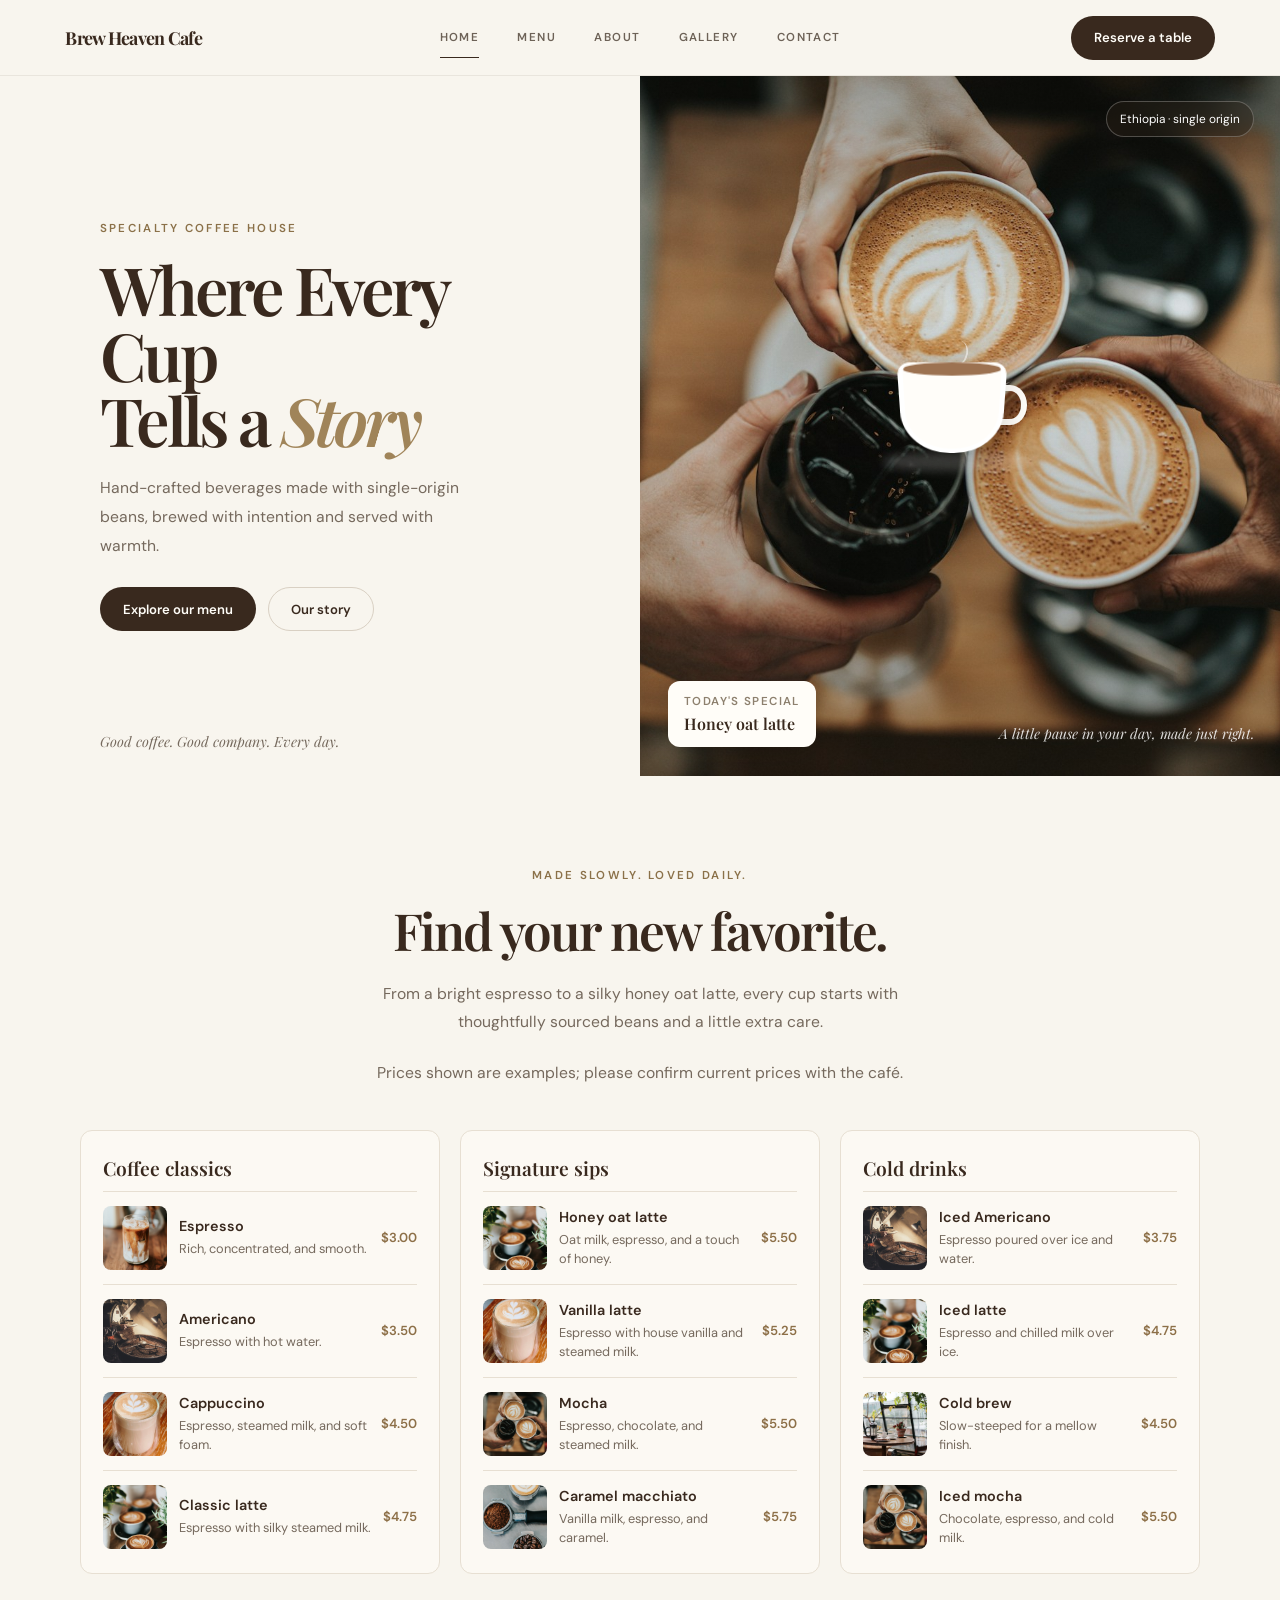
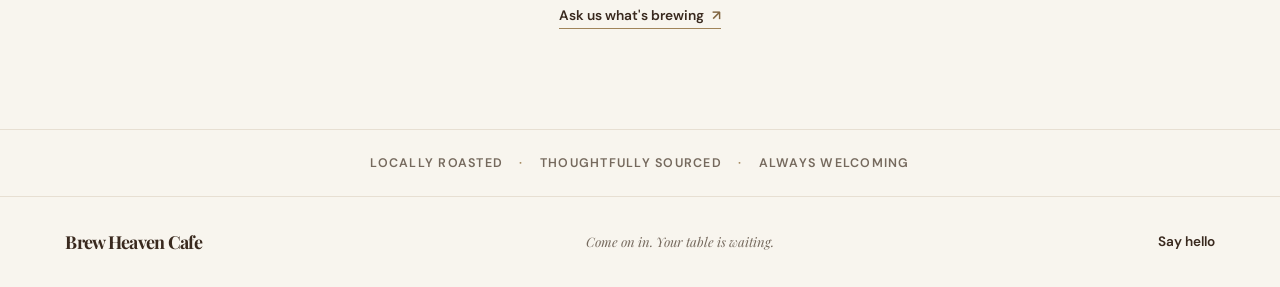
<file: index.html>
<!doctype html>
<html lang="en">
  <head>
    <meta charset="utf-8">
    <meta name="viewport" content="width=device-width, initial-scale=1">
    <meta
      name="description"
      content="Brew Heaven Cafe serves carefully crafted coffee, made with thoughtfully sourced beans and plenty of heart."
    >
    <title>Brew Heaven Cafe | Coffee &amp; Reservations</title>
    <link rel="preconnect" href="https://fonts.googleapis.com">
    <link rel="preconnect" href="https://fonts.gstatic.com" crossorigin>
    <link
      href="https://fonts.googleapis.com/css2?family=DM+Sans:wght@400;500;600;700&family=Playfair+Display:ital,wght@0,600;0,700;1,600;1,700&display=swap"
      rel="stylesheet"
    >
    <link rel="stylesheet" href="home.css">
  </head>
  <body>
    <header class="site-header">
      <a class="wordmark" href="#home" aria-label="Brew Heaven Cafe home">
        Brew Heaven Cafe
      </a>

      <nav class="main-nav" aria-label="Main navigation">
        <a class="nav-link is-current" href="#home" aria-current="page">Home</a>
        <a class="nav-link" href="#menu">Menu</a>
        <a class="nav-link" href="#story">About</a>
        <a class="nav-link" href="media.html">Gallery</a>
        <a class="nav-link" href="#contact">Contact</a>
      </nav>

      <a class="button button-dark header-order" href="register.html">Reserve a table</a>
    </header>

    <main>
      <section class="hero" id="home" aria-labelledby="hero-title">
        <div class="hero-copy">
          <div class="hero-copy-inner">
            <p class="eyebrow">Specialty coffee house</p>
            <h1 id="hero-title">Where Every Cup<br> Tells a <em>Story</em></h1>
            <p class="hero-description">
              Hand-crafted beverages made with single-origin beans, brewed with
              intention and served with warmth.
            </p>
            <div class="hero-actions">
              <a class="button button-dark" href="#menu">Explore our menu</a>
              <a class="button button-light" href="#story">Our story</a>
            </div>
          </div>
          <p class="copy-note">Good coffee. Good company. Every day.</p>
        </div>

        <div class="hero-photo" id="gallery">
          <img
            src="images/cafe.jpg"
            alt="Freshly brewed coffee served in a sunlit neighborhood café"
          >
          <div class="photo-shade" aria-hidden="true"></div>
          <span class="origin-tag">Ethiopia · single origin</span>
          <div class="coffee-mark" aria-hidden="true">
            <span class="cup-steam"></span>
            <span class="cup-shape"><span class="cup-coffee"></span></span>
            <span class="cup-handle"></span>
            <span class="cup-shadow"></span>
          </div>
          <div class="special-card">
            <span>Today's special</span>
            <strong>Honey oat latte</strong>
          </div>
          <p class="photo-caption">A little pause in your day, made just right.</p>
        </div>
      </section>

      <section class="menu-note" id="menu">
        <p class="eyebrow">Made slowly. Loved daily.</p>
        <h2>Find your new favorite.</h2>
        <p class="menu-intro">
          From a bright espresso to a silky honey oat latte, every cup starts
          with thoughtfully sourced beans and a little extra care.
        </p>
        <p class="menu-price-note">Prices shown are examples; please confirm current prices with the café.</p>

        <div class="drink-menu">
          <section class="drink-category" aria-labelledby="coffee-classics">
            <h3 id="coffee-classics">Coffee classics</h3>
            <ul>
              <li><img src="images/gallery-espresso.jpg" alt="Freshly prepared espresso" loading="lazy" decoding="async"><span><strong>Espresso</strong><small>Rich, concentrated, and smooth.</small></span><b>$3.00</b></li>
              <li><img src="images/gallery-pour.jpg" alt="Fresh coffee being poured" loading="lazy" decoding="async"><span><strong>Americano</strong><small>Espresso with hot water.</small></span><b>$3.50</b></li>
              <li><img src="images/gallery-latte-art.jpg" alt="Cappuccino with latte art" loading="lazy" decoding="async"><span><strong>Cappuccino</strong><small>Espresso, steamed milk, and soft foam.</small></span><b>$4.50</b></li>
              <li><img src="images/gallery-latte.jpg" alt="A smooth, freshly made latte" loading="lazy" decoding="async"><span><strong>Classic latte</strong><small>Espresso with silky steamed milk.</small></span><b>$4.75</b></li>
            </ul>
          </section>

          <section class="drink-category" aria-labelledby="signature-sips">
            <h3 id="signature-sips">Signature sips</h3>
            <ul>
              <li><img src="images/gallery-latte.jpg" alt="Honey oat latte" loading="lazy" decoding="async"><span><strong>Honey oat latte</strong><small>Oat milk, espresso, and a touch of honey.</small></span><b>$5.50</b></li>
              <li><img src="images/gallery-latte-art.jpg" alt="Vanilla latte with latte art" loading="lazy" decoding="async"><span><strong>Vanilla latte</strong><small>Espresso with house vanilla and steamed milk.</small></span><b>$5.25</b></li>
              <li><img src="images/gallery-coffee.jpg" alt="A rich chocolate coffee drink" loading="lazy" decoding="async"><span><strong>Mocha</strong><small>Espresso, chocolate, and steamed milk.</small></span><b>$5.50</b></li>
              <li><img src="images/gallery-overhead.jpg" alt="Caramel coffee served at the table" loading="lazy" decoding="async"><span><strong>Caramel macchiato</strong><small>Vanilla milk, espresso, and caramel.</small></span><b>$5.75</b></li>
            </ul>
          </section>

          <section class="drink-category" aria-labelledby="cold-drinks">
            <h3 id="cold-drinks">Cold drinks</h3>
            <ul>
              <li><img src="images/gallery-pour.jpg" alt="Coffee being poured" loading="lazy" decoding="async"><span><strong>Iced Americano</strong><small>Espresso poured over ice and water.</small></span><b>$3.75</b></li>
              <li><img src="images/gallery-latte.jpg" alt="Chilled latte" loading="lazy" decoding="async"><span><strong>Iced latte</strong><small>Espresso and chilled milk over ice.</small></span><b>$4.75</b></li>
              <li><img src="images/gallery-beans.jpg" alt="Coffee beans for a slow-steeped cold brew" loading="lazy" decoding="async"><span><strong>Cold brew</strong><small>Slow-steeped for a mellow finish.</small></span><b>$4.50</b></li>
              <li><img src="images/gallery-coffee.jpg" alt="Iced mocha coffee" loading="lazy" decoding="async"><span><strong>Iced mocha</strong><small>Chocolate, espresso, and cold milk.</small></span><b>$5.50</b></li>
            </ul>
          </section>
        </div>
        <a class="text-link" href="mailto:hello@brewedandco.example">Ask us what's brewing <span aria-hidden="true">↗</span></a>
      </section>

      <section class="story-strip" id="story">
        <p>Locally roasted <span>·</span> Thoughtfully sourced <span>·</span> Always welcoming</p>
      </section>
    </main>

    <footer class="site-footer" id="contact">
      <a class="wordmark" href="#home">Brew Heaven Cafe</a>
      <p>Come on in. Your table is waiting.</p>
      <a href="mailto:hello@brewedandco.example">Say hello</a>
    </footer>
  </body>
</html>
</file>
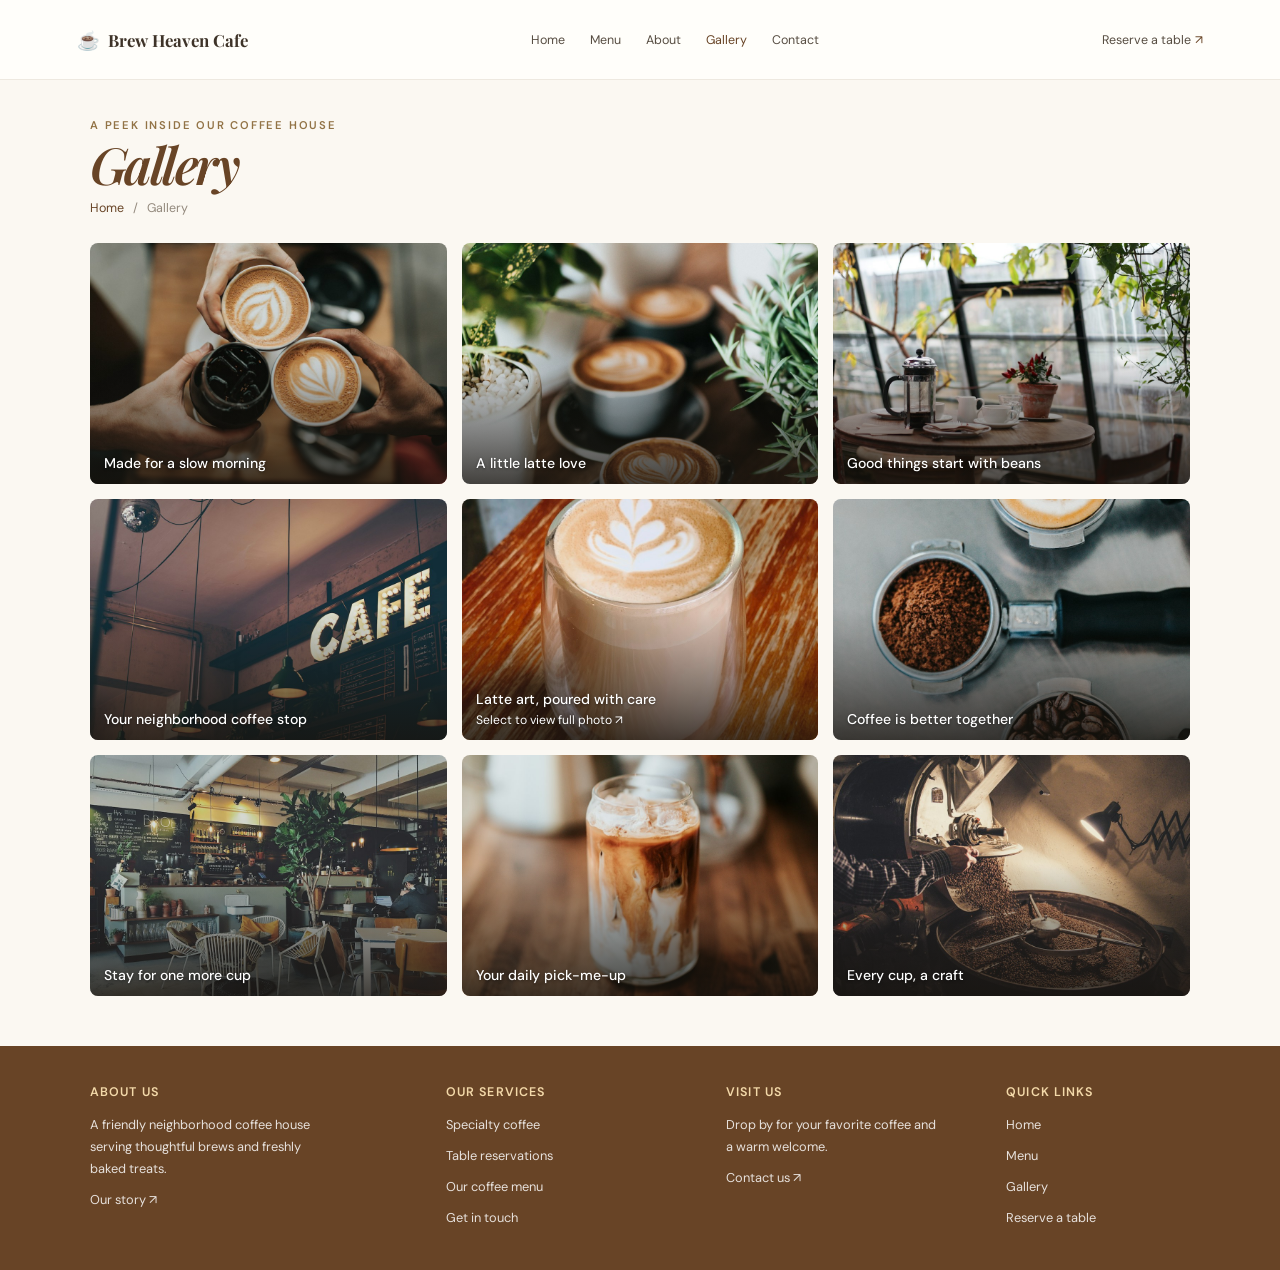
<file: media.html>
<!doctype html>
<html lang="en">
  <head>
    <meta charset="utf-8">
    <meta name="viewport" content="width=device-width, initial-scale=1">
    <meta
      name="description"
      content="Take a look inside Brew Heaven Cafe: coffee, latte art, and cozy corners."
    >
    <title>Gallery | Brew Heaven Cafe</title>
    <link rel="preconnect" href="https://fonts.googleapis.com">
    <link rel="preconnect" href="https://fonts.gstatic.com" crossorigin>
    <link
      href="https://fonts.googleapis.com/css2?family=DM+Sans:wght@400;500;600;700&family=Playfair+Display:ital,wght@0,600;0,700;1,600;1,700&display=swap"
      rel="stylesheet"
    >
    <link rel="stylesheet" href="media.css">
  </head>
  <body>
    <header class="gallery-header">
      <a class="gallery-wordmark" href="index.html"><span aria-hidden="true">☕</span> Brew Heaven Cafe</a>
      <nav class="gallery-nav" aria-label="Main navigation">
        <a href="index.html#home">Home</a>
        <a href="index.html#menu">Menu</a>
        <a href="index.html#story">About</a>
        <a class="is-current" href="media.html" aria-current="page">Gallery</a>
        <a href="index.html#contact">Contact</a>
      </nav>
      <a class="reservation-link" href="register.html">Reserve a table <span aria-hidden="true">↗</span></a>
    </header>

    <main>
      <section class="gallery-section" aria-labelledby="gallery-title">
        <div class="gallery-heading">
          <p class="eyebrow">A peek inside our coffee house</p>
          <h1 id="gallery-title">Gallery</h1>
          <p class="breadcrumbs"><a href="index.html">Home</a><span aria-hidden="true">/</span> Gallery</p>
        </div>

        <div class="gallery-grid">
          <a class="gallery-item" href="images/gallery-coffee.jpg" target="_blank" rel="noreferrer">
            <img src="images/gallery-coffee.jpg" alt="Coffee and espresso served at the café" loading="lazy" decoding="async">
            <span class="image-caption">Made for a slow morning</span>
          </a>
          <a class="gallery-item" href="images/gallery-latte.jpg" target="_blank" rel="noreferrer">
            <img src="images/gallery-latte.jpg" alt="Fresh latte with a heart of latte art" loading="lazy" decoding="async">
            <span class="image-caption">A little latte love</span>
          </a>
          <a class="gallery-item" href="images/gallery-beans.jpg" target="_blank" rel="noreferrer">
            <img src="images/gallery-beans.jpg" alt="Coffee beans ready for a fresh brew" loading="lazy" decoding="async">
            <span class="image-caption">Good things start with beans</span>
          </a>
          <a class="gallery-item" href="images/gallery-barista.jpg" target="_blank" rel="noreferrer">
            <img src="images/gallery-barista.jpg" alt="Our welcoming café and coffee counter" loading="lazy" decoding="async">
            <span class="image-caption">Your neighborhood coffee stop</span>
          </a>
          <a class="gallery-item gallery-item--latte-art" href="images/gallery-latte-art.jpg" target="_blank" rel="noreferrer" aria-label="View full-size photo of latte art in a glass cup">
            <img src="images/gallery-latte-art.jpg" alt="A creamy latte topped with leaf-shaped latte art, served in a glass cup" loading="lazy" decoding="async">
            <span class="image-caption">
              <span>Latte art, poured with care</span>
              <span class="caption-hint">Select to view full photo ↗</span>
            </span>
          </a>
          <a class="gallery-item" href="images/gallery-overhead.jpg" target="_blank" rel="noreferrer">
            <img src="images/gallery-overhead.jpg" alt="Coffee shared around the table" loading="lazy" decoding="async">
            <span class="image-caption">Coffee is better together</span>
          </a>
          <a class="gallery-item" href="images/gallery-interior.jpg" target="_blank" rel="noreferrer">
            <img src="images/gallery-interior.jpg" alt="A cozy café interior with inviting seating" loading="lazy" decoding="async">
            <span class="image-caption">Stay for one more cup</span>
          </a>
          <a class="gallery-item" href="images/gallery-espresso.jpg" target="_blank" rel="noreferrer">
            <img src="images/gallery-espresso.jpg" alt="A freshly prepared espresso" loading="lazy" decoding="async">
            <span class="image-caption">Your daily pick-me-up</span>
          </a>
          <a class="gallery-item" href="images/gallery-pour.jpg" target="_blank" rel="noreferrer">
            <img src="images/gallery-pour.jpg" alt="A barista preparing a pour-over coffee" loading="lazy" decoding="async">
            <span class="image-caption">Every cup, a craft</span>
          </a>
        </div>
      </section>
    </main>

    <footer class="gallery-footer">
      <div class="footer-column">
        <h2>About us</h2>
        <p>A friendly neighborhood coffee house serving thoughtful brews and freshly baked treats.</p>
        <a href="index.html#story">Our story <span aria-hidden="true">↗</span></a>
      </div>
      <div class="footer-column">
        <h2>Our services</h2>
        <a href="index.html#menu">Specialty coffee</a>
        <a href="register.html">Table reservations</a>
        <a href="index.html#menu">Our coffee menu</a>
        <a href="index.html#contact">Get in touch</a>
      </div>
      <div class="footer-column">
        <h2>Visit us</h2>
        <p>Drop by for your favorite coffee and a warm welcome.</p>
        <a href="index.html#contact">Contact us <span aria-hidden="true">↗</span></a>
      </div>
      <div class="footer-column">
        <h2>Quick links</h2>
        <a href="index.html">Home</a>
        <a href="index.html#menu">Menu</a>
        <a href="media.html">Gallery</a>
        <a href="register.html">Reserve a table</a>
      </div>
    </footer>
  </body>
</html>
</file>
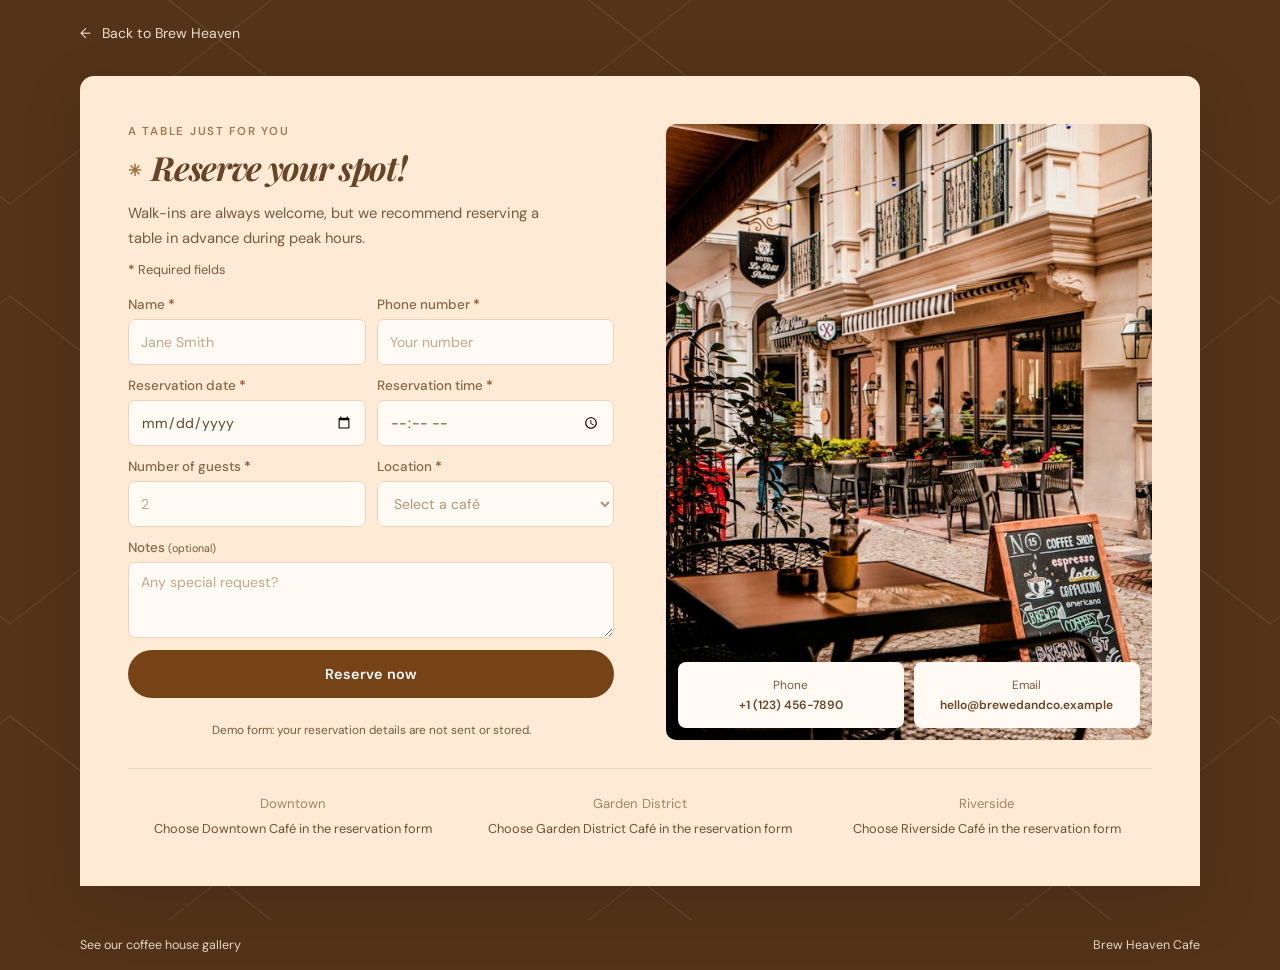
<file: register.html>
<!doctype html>
<html lang="en">
  <head>
    <meta charset="utf-8">
    <meta name="viewport" content="width=device-width, initial-scale=1">
    <meta
      name="description"
      content="Reserve a table at Brew Heaven Cafe for coffee, brunch, or a catch-up with friends."
    >
    <title>Reserve a Table | Brew Heaven Cafe</title>
    <link rel="preconnect" href="https://fonts.googleapis.com">
    <link rel="preconnect" href="https://fonts.gstatic.com" crossorigin>
    <link
      href="https://fonts.googleapis.com/css2?family=DM+Sans:wght@400;500;600;700&family=Playfair+Display:ital,wght@0,600;0,700;1,600&display=swap"
      rel="stylesheet"
    >
    <link rel="stylesheet" href="register.css">
  </head>
  <body>
    <main class="reservation-page">
      <a class="back-link" href="index.html"><span aria-hidden="true">←</span> Back to Brew Heaven</a>

      <section class="reservation-card" aria-labelledby="reservation-title">
        <div class="reservation-content">
          <p class="reservation-eyebrow">A table just for you</p>
          <h1 id="reservation-title"><span aria-hidden="true">✳</span> Reserve your spot!</h1>
          <p class="reservation-intro">
            Walk-ins are always welcome, but we recommend reserving a table in advance during peak hours.
          </p>
          <p class="form-help"><span aria-hidden="true">*</span> Required fields</p>

          <form class="reservation-form" id="reservation-form">
            <div class="field-group">
              <label for="guest-name">Name <span aria-hidden="true">*</span></label>
              <input id="guest-name" name="name" type="text" placeholder="Jane Smith" autocomplete="name" required>
            </div>
            <div class="field-group">
              <label for="guest-phone">Phone number <span aria-hidden="true">*</span></label>
              <input id="guest-phone" name="phone" type="tel" placeholder="Your number" autocomplete="tel" required>
            </div>
            <div class="field-group">
              <label for="reservation-date">Reservation date <span aria-hidden="true">*</span></label>
              <input id="reservation-date" name="date" type="date" required>
            </div>
            <div class="field-group">
              <label for="reservation-time">Reservation time <span aria-hidden="true">*</span></label>
              <input id="reservation-time" name="time" type="time" required>
            </div>
            <div class="field-group">
              <label for="guest-count">Number of guests <span aria-hidden="true">*</span></label>
              <input id="guest-count" name="guests" type="number" min="1" max="12" placeholder="2" required>
            </div>
            <div class="field-group">
              <label for="cafe-location">Location <span aria-hidden="true">*</span></label>
              <select id="cafe-location" name="location" required>
                <option value="" selected disabled>Select a café</option>
                <option value="downtown">Downtown Café</option>
                <option value="garden">Garden District Café</option>
                <option value="riverside">Riverside Café</option>
              </select>
            </div>
            <div class="field-group field-notes">
              <label for="reservation-notes">Notes <span class="optional-label">(optional)</span></label>
              <textarea id="reservation-notes" name="notes" rows="3" placeholder="Any special request?"></textarea>
            </div>
            <button class="reserve-button" type="submit">Reserve now</button>
            <p class="form-message" id="form-message" role="status" aria-live="polite"></p>
            <p class="form-disclaimer">
              Demo form: your reservation details are not sent or stored.
            </p>
          </form>
        </div>

        <aside class="cafe-details" aria-label="Café contact information">
          <img
            class="cafe-photo"
            src="images/cafe-exterior.jpg"
            alt="A welcoming café with outdoor tables and warm lights"
          >
          <div class="contact-cards">
            <a class="contact-card" href="tel:+11234567890">
              <span>Phone</span>
              <strong>+1 (123) 456-7890</strong>
            </a>
            <a class="contact-card" href="mailto:hello@brewedandco.example">
              <span>Email</span>
              <strong>hello@brewedandco.example</strong>
            </a>
          </div>
        </aside>

        <div class="location-list" aria-label="Café locations">
          <div>
            <span>Downtown</span>
            <p>Choose Downtown Café in the reservation form</p>
          </div>
          <div>
            <span>Garden District</span>
            <p>Choose Garden District Café in the reservation form</p>
          </div>
          <div>
            <span>Riverside</span>
            <p>Choose Riverside Café in the reservation form</p>
          </div>
        </div>
      </section>
    </main>

    <footer class="reservation-footer">
      <a href="media.html">See our coffee house gallery</a>
      <a href="index.html">Brew Heaven Cafe</a>
    </footer>

    <script>
      const form = document.querySelector("#reservation-form");
      const dateInput = document.querySelector("#reservation-date");
      const message = document.querySelector("#form-message");

      const today = new Date();
      const localToday = new Date(today.getTime() - today.getTimezoneOffset() * 60000)
        .toISOString()
        .slice(0, 10);
      dateInput.min = localToday;

      form.addEventListener("submit", (event) => {
        event.preventDefault();

        if (!form.reportValidity()) {
          return;
        }

        message.textContent =
          "Thanks! Your reservation request is ready. Contact the café to confirm your table.";
      });
    </script>
  </body>
</html>
</file>
<file: home.css>
:root {
  color-scheme: light;
  --cream: #f8f5ee;
  --paper: #fffdf8;
  --ink: #39291e;
  --muted: #75695d;
  --gold: #a08459;
  --line: #e7dfd2;
  --serif: "Playfair Display", Georgia, serif;
  --sans: "DM Sans", Arial, sans-serif;
}

* {
  box-sizing: border-box;
}

html {
  scroll-behavior: smooth;
}

body {
  margin: 0;
  background: var(--cream);
  color: var(--ink);
  font-family: var(--sans);
  font-size: 16px;
  -webkit-font-smoothing: antialiased;
}

a {
  color: inherit;
  text-decoration: none;
}

.site-header {
  position: relative;
  z-index: 2;
  display: grid;
  grid-template-columns: 1fr auto 1fr;
  align-items: center;
  min-height: 76px;
  padding: 0 5.1%;
  border-bottom: 1px solid rgba(57, 41, 30, 0.08);
  background: var(--cream);
}

.wordmark {
  width: fit-content;
  font-family: var(--serif);
  font-size: 1.12rem;
  font-weight: 700;
  letter-spacing: -0.04em;
}

.main-nav {
  display: flex;
  align-items: center;
  gap: clamp(18px, 3vw, 42px);
}

.nav-link {
  position: relative;
  display: inline-flex;
  min-height: 44px;
  align-items: center;
  padding: 8px 0;
  color: #6d6257;
  font-size: 0.72rem;
  font-weight: 600;
  letter-spacing: 0.12em;
  text-transform: uppercase;
}

.nav-link::after {
  position: absolute;
  right: 0;
  bottom: 2px;
  left: 0;
  height: 1px;
  background: var(--ink);
  content: "";
  transform: scaleX(0);
  transform-origin: left;
  transition: transform 180ms ease;
}

.nav-link:hover::after,
.nav-link:focus-visible::after,
.nav-link.is-current::after {
  transform: scaleX(1);
}

.header-order {
  justify-self: end;
}

.button {
  display: inline-flex;
  min-height: 44px;
  align-items: center;
  justify-content: center;
  padding: 0 22px;
  border: 1px solid transparent;
  border-radius: 999px;
  font-size: 0.82rem;
  font-weight: 600;
  transition: background-color 180ms ease, color 180ms ease, transform 180ms ease;
}

.button:hover {
  transform: translateY(-2px);
}

.button-dark {
  background: var(--ink);
  color: #fffdf8;
}

.button-dark:hover {
  background: #59402d;
}

.button-light {
  border-color: #d9d0c3;
  background: transparent;
  color: var(--ink);
}

.button-light:hover {
  background: #fffdf8;
}

.hero {
  display: grid;
  min-height: min(700px, calc(100svh - 76px));
  grid-template-columns: 1fr 1fr;
}

.hero-copy {
  position: relative;
  display: flex;
  align-items: center;
  padding: 68px clamp(32px, 7.8vw, 120px);
}

.hero-copy-inner {
  width: min(100%, 510px);
  margin: auto;
}

.eyebrow {
  margin: 0 0 20px;
  color: #8b7149;
  font-size: 0.72rem;
  font-weight: 600;
  letter-spacing: 0.2em;
  text-transform: uppercase;
}

h1,
h2,
p {
  margin-top: 0;
}

.hero h1 {
  margin-bottom: 20px;
  font-family: var(--serif);
  font-size: clamp(3rem, 5.2vw, 5rem);
  font-weight: 600;
  letter-spacing: -0.055em;
  line-height: 0.99;
}

.hero h1 em {
  color: var(--gold);
  font-weight: 600;
}

.hero-description {
  max-width: 390px;
  margin-bottom: 27px;
  color: var(--muted);
  font-size: 0.98rem;
  line-height: 1.85;
}

.hero-actions {
  display: flex;
  flex-wrap: wrap;
  gap: 12px;
}

.copy-note {
  position: absolute;
  bottom: 25px;
  left: clamp(32px, 7.8vw, 120px);
  margin: 0;
  color: var(--muted);
  font-family: var(--serif);
  font-size: 0.88rem;
  font-style: italic;
}

.hero-photo {
  position: relative;
  min-height: 580px;
  overflow: hidden;
  background: #5b4738;
  isolation: isolate;
}

.hero-photo > img {
  position: absolute;
  z-index: -2;
  width: 100%;
  height: 100%;
  object-fit: cover;
  object-position: center;
}

.photo-shade {
  position: absolute;
  z-index: -1;
  inset: 0;
  background: linear-gradient(180deg, rgba(23, 19, 14, 0.27), transparent 33%, rgba(23, 19, 14, 0.27));
}

.origin-tag {
  position: absolute;
  top: 25px;
  right: 26px;
  padding: 9px 13px;
  border: 1px solid rgba(255, 255, 255, 0.24);
  border-radius: 999px;
  background: rgba(45, 34, 25, 0.42);
  color: white;
  font-size: 0.74rem;
  backdrop-filter: blur(8px);
}

.coffee-mark {
  position: absolute;
  top: 48%;
  left: 50%;
  width: 160px;
  height: 130px;
  transform: translate(-50%, -50%);
}

.cup-shape {
  position: absolute;
  z-index: 1;
  top: 18px;
  left: 20px;
  width: 104px;
  height: 91px;
  overflow: hidden;
  border: 5px solid rgba(255, 255, 255, 0.9);
  border-top: 0;
  border-radius: 12px 12px 48% 48%;
  background: #fffdf9;
  box-shadow: 0 12px 30px rgba(21, 16, 11, 0.2);
  transform: perspective(90px) rotateX(-7deg);
}

.cup-coffee {
  position: absolute;
  top: 0;
  right: 0;
  left: 0;
  height: 12px;
  border-radius: 50%;
  background: #9c7251;
}

.cup-handle {
  position: absolute;
  top: 38px;
  left: 113px;
  width: 34px;
  height: 40px;
  border: 6px solid #fffdf9;
  border-left: 0;
  border-radius: 0 50% 50% 0;
}

.cup-shadow {
  position: absolute;
  bottom: 6px;
  left: 2px;
  width: 153px;
  height: 19px;
  border-radius: 50%;
  background: rgba(255, 255, 255, 0.2);
  filter: blur(5px);
}

.cup-steam {
  position: absolute;
  top: -7px;
  left: 67px;
  width: 21px;
  height: 26px;
  border-right: 2px solid rgba(255, 255, 255, 0.55);
  border-radius: 50%;
  transform: rotate(14deg);
}

.special-card {
  position: absolute;
  bottom: 29px;
  left: 28px;
  display: grid;
  gap: 4px;
  padding: 13px 16px;
  border-radius: 12px;
  background: var(--paper);
  box-shadow: 0 8px 30px rgba(23, 19, 14, 0.14);
}

.special-card span {
  color: #8d806e;
  font-size: 0.72rem;
  font-weight: 600;
  letter-spacing: 0.12em;
  text-transform: uppercase;
}

.special-card strong {
  font-family: var(--serif);
  font-size: 1rem;
  font-weight: 600;
}

.photo-caption {
  position: absolute;
  right: 26px;
  bottom: 33px;
  margin: 0;
  color: rgba(255, 255, 255, 0.84);
  font-family: var(--serif);
  font-size: 0.88rem;
  font-style: italic;
}

.menu-note {
  padding: 92px max(24px, 5.1%) 100px;
  text-align: center;
}

.menu-note .eyebrow {
  margin-bottom: 13px;
}

.menu-note h2 {
  margin-bottom: 16px;
  font-family: var(--serif);
  font-size: clamp(2rem, 4vw, 3.25rem);
  font-weight: 600;
  letter-spacing: -0.04em;
}

.menu-note > p:not(.eyebrow) {
  max-width: 560px;
  margin: 0 auto 23px;
  color: var(--muted);
  font-size: 0.98rem;
  line-height: 1.8;
}

.menu-note > .menu-price-note {
  margin-top: -14px;
  font-size: 0.82rem;
}

.drink-menu {
  display: grid;
  max-width: 1120px;
  grid-template-columns: repeat(3, minmax(0, 1fr));
  gap: 20px;
  margin: 42px auto 30px;
  text-align: left;
}

.drink-category {
  padding: 24px 22px 10px;
  border: 1px solid var(--line);
  border-radius: 12px;
  background: rgba(255, 253, 248, 0.58);
}

.drink-category h3 {
  margin: 0 0 10px;
  font-family: var(--serif);
  font-size: 1.2rem;
  font-weight: 600;
}

.drink-category ul {
  margin: 0;
  padding: 0;
  list-style: none;
}

.drink-category li {
  display: grid;
  grid-template-columns: 64px minmax(0, 1fr) auto;
  align-items: center;
  justify-content: space-between;
  gap: 12px;
  padding: 14px 0;
  border-top: 1px solid var(--line);
}

.drink-category li img {
  display: block;
  width: 64px;
  height: 64px;
  border-radius: 8px;
  object-fit: cover;
}

.drink-category li span {
  display: grid;
  gap: 4px;
}

.drink-category li strong {
  font-size: 0.9rem;
  font-weight: 600;
}

.drink-category li small {
  color: var(--muted);
  font-size: 0.8rem;
  line-height: 1.5;
}

.drink-category li b {
  flex: 0 0 auto;
  color: #8d7048;
  font-size: 0.82rem;
  font-weight: 600;
}

.text-link {
  display: inline-flex;
  align-items: center;
  gap: 8px;
  padding-bottom: 4px;
  border-bottom: 1px solid var(--gold);
  font-size: 0.86rem;
  font-weight: 600;
}

.text-link span {
  color: #806541;
}

.story-strip {
  padding: 25px 20px;
  border-top: 1px solid var(--line);
  border-bottom: 1px solid var(--line);
  text-align: center;
}

.story-strip p {
  margin: 0;
  color: var(--muted);
  font-size: 0.78rem;
  font-weight: 600;
  letter-spacing: 0.1em;
  text-transform: uppercase;
}

.story-strip span {
  padding: 0 12px;
  color: var(--gold);
}

@media (max-width: 900px) {
  .drink-menu {
    grid-template-columns: repeat(2, minmax(0, 1fr));
    gap: 14px;
  }
}

.site-footer {
  display: flex;
  min-height: 90px;
  align-items: center;
  justify-content: space-between;
  gap: 18px;
  padding: 20px 5.1%;
}

.site-footer p {
  margin: 0;
  color: var(--muted);
  font-family: var(--serif);
  font-size: 0.82rem;
  font-style: italic;
}

.site-footer > a:last-child {
  font-size: 0.85rem;
  font-weight: 600;
}

:focus-visible {
  outline: 2px solid #a77b48;
  outline-offset: 4px;
}

@media (max-width: 760px) {
  .site-header {
    grid-template-columns: 1fr auto;
    min-height: 68px;
    padding: 0 22px;
  }

  .main-nav {
    grid-column: 1 / -1;
    grid-row: 2;
    justify-content: space-between;
    gap: 12px;
    padding: 0 0 12px;
  }

  .nav-link {
    font-size: 0.68rem;
  }

  .header-order {
    grid-column: 2;
    grid-row: 1;
  }

  .button {
    min-height: 44px;
    padding: 0 17px;
    font-size: 0.8rem;
  }

  .hero {
    grid-template-columns: 1fr;
  }

  .hero-copy {
    min-height: 440px;
    padding: 76px 28px 82px;
  }

  .hero-copy-inner {
    margin: 0;
  }

  .hero h1 {
    font-size: clamp(3.2rem, 11vw, 4.4rem);
  }

  .copy-note {
    bottom: 25px;
    left: 28px;
  }

  .hero-photo {
    min-height: 530px;
  }

  .menu-note {
    padding: 76px 24px;
  }

  .drink-menu {
    grid-template-columns: repeat(2, minmax(0, 1fr));
    gap: 12px;
    margin-top: 32px;
  }

  .drink-category {
    padding: 20px 16px 8px;
  }
}

@media (max-width: 420px) {
  .wordmark {
    font-size: 1rem;
  }

  .main-nav {
    gap: 8px;
  }

  .nav-link {
    font-size: 0.68rem;
    letter-spacing: 0.05em;
  }

  .hero-photo {
    min-height: 460px;
  }

  .drink-menu {
    grid-template-columns: 1fr;
    gap: 12px;
  }

  .photo-caption {
    right: 17px;
    bottom: 95px;
    left: 17px;
    text-align: right;
  }

  .story-strip p {
    line-height: 2;
  }

  .story-strip span {
    padding: 0 5px;
  }

  .site-footer {
    flex-wrap: wrap;
    padding: 23px;
  }
}

@media (prefers-reduced-motion: reduce) {
  *,
  *::before,
  *::after {
    scroll-behavior: auto !important;
    transition-duration: 0.01ms !important;
  }
}
</file>
<file: media.css>
:root {
  color-scheme: light;
  --green: #684426;
  --green-dark: #553318;
  --cream: #fbf8f2;
  --ink: #3e3328;
  --muted: #75695d;
  --gold: #927346;
  --sans: "DM Sans", Arial, sans-serif;
  --serif: "Playfair Display", Georgia, serif;
}

* {
  box-sizing: border-box;
}

html {
  scroll-behavior: smooth;
}

body {
  margin: 0;
  background: var(--cream);
  color: var(--ink);
  font-family: var(--sans);
  font-size: 16px;
  -webkit-font-smoothing: antialiased;
}

a {
  color: inherit;
  text-decoration: none;
}

.gallery-header {
  display: flex;
  min-height: 80px;
  align-items: center;
  justify-content: space-between;
  gap: 24px;
  padding: 0 clamp(22px, 6vw, 86px);
  border-bottom: 1px solid #eee9e0;
  background: #fffefa;
}

.gallery-wordmark {
  display: inline-flex;
  flex: 0 0 auto;
  align-items: center;
  gap: 8px;
  font-family: var(--serif);
  font-size: 1.05rem;
  font-weight: 700;
}

.gallery-wordmark span {
  font-size: 1.15rem;
}

.gallery-nav {
  display: flex;
  align-items: center;
  gap: clamp(12px, 2vw, 25px);
}

.gallery-nav a,
.reservation-link {
  display: inline-flex;
  align-items: center;
  color: #574d42;
  font-size: 0.78rem;
  min-height: 44px;
  transition: color 160ms ease;
}

.gallery-nav a:hover,
.gallery-nav a.is-current,
.reservation-link:hover {
  color: var(--green);
}

.reservation-link {
  flex: 0 0 auto;
}

.reservation-link span {
  margin-left: 4px;
  color: var(--green);
}

.gallery-section {
  width: min(100% - 48px, 1100px);
  margin: 0 auto;
  padding: 38px 0 50px;
}

.gallery-heading {
  margin-bottom: 27px;
}

.eyebrow {
  margin: 0 0 4px;
  color: var(--gold);
  font-size: 0.7rem;
  font-weight: 600;
  letter-spacing: 0.16em;
  text-transform: uppercase;
}

.gallery-heading h1 {
  margin: 0;
  color: var(--green);
  font-family: var(--serif);
  font-size: clamp(2.35rem, 4.5vw, 3.2rem);
  font-style: italic;
  font-weight: 600;
  letter-spacing: -0.05em;
  line-height: 1.1;
}

.breadcrumbs {
  display: flex;
  align-items: center;
  gap: 9px;
  margin: 8px 0 0;
  color: #93897d;
  font-size: 0.78rem;
}

.breadcrumbs a {
  color: var(--green);
}

.gallery-grid {
  display: grid;
  grid-template-columns: repeat(3, minmax(0, 1fr));
  gap: 15px;
}

.gallery-item {
  position: relative;
  display: block;
  aspect-ratio: 1.48;
  overflow: hidden;
  border-radius: 8px;
  background: #ded6c9;
}

.gallery-item img {
  display: block;
  width: 100%;
  height: 100%;
  object-fit: cover;
  transition: transform 320ms ease;
}

.gallery-item--latte-art img {
  object-position: center 44%;
}

.gallery-item:hover img,
.gallery-item:focus-visible img {
  transform: scale(1.05);
}

.gallery-item::after {
  position: absolute;
  inset: 45% 0 0;
  background: linear-gradient(transparent, rgba(23, 19, 14, 0.78));
  content: "";
  opacity: 1;
  transition: opacity 200ms ease;
}

.gallery-item:hover::after,
.gallery-item:focus-visible::after {
  opacity: 1;
}

.image-caption {
  position: absolute;
  z-index: 1;
  right: 14px;
  bottom: 12px;
  left: 14px;
  display: grid;
  gap: 4px;
  color: #fff;
  text-shadow: 0 1px 3px rgba(0, 0, 0, 0.45);
  font-size: 0.88rem;
  font-weight: 500;
  opacity: 1;
  transform: translateY(0);
  transition: opacity 200ms ease, transform 200ms ease;
}

.caption-hint {
  font-size: 0.76rem;
  font-weight: 400;
}

.gallery-item:hover .image-caption,
.gallery-item:focus-visible .image-caption {
  opacity: 1;
  transform: translateY(0);
}

.gallery-footer {
  display: grid;
  grid-template-columns: 1.35fr 1fr 1fr 0.85fr;
  gap: clamp(22px, 5vw, 70px);
  padding: 38px max(24px, calc((100vw - 1100px) / 2)) 42px;
  background: var(--green);
  color: rgba(255, 255, 255, 0.9);
}

.footer-column {
  display: flex;
  flex-direction: column;
  align-items: flex-start;
  gap: 9px;
}

.footer-column h2 {
  margin: 0 0 5px;
  color: #f3d9a9;
  font-size: 0.78rem;
  font-weight: 600;
  letter-spacing: 0.09em;
  text-transform: uppercase;
}

.footer-column p,
.footer-column a {
  margin: 0;
  color: rgba(255, 255, 255, 0.84);
  font-size: 0.8rem;
  line-height: 1.7;
}

.footer-column a:hover {
  color: white;
  text-decoration: underline;
  text-underline-offset: 3px;
}

.footer-column p {
  max-width: 245px;
}

:focus-visible {
  outline: 2px solid #bd985e;
  outline-offset: 4px;
}

@media (max-width: 760px) {
  .gallery-header {
    flex-wrap: wrap;
    gap: 12px;
    padding: 16px 22px;
  }

  .gallery-nav {
    order: 3;
    width: 100%;
    flex-wrap: wrap;
    gap: 11px 17px;
  }

  .gallery-nav a,
  .reservation-link {
    font-size: 0.75rem;
  }

  .gallery-section {
    width: min(100% - 36px, 620px);
    padding-top: 30px;
  }

  .gallery-grid {
    gap: 10px;
  }

  .gallery-item {
    aspect-ratio: 1.25;
  }

  .gallery-footer {
    grid-template-columns: repeat(2, minmax(0, 1fr));
    gap: 30px;
    padding: 32px 24px;
  }
}

@media (max-width: 420px) {
  .gallery-section {
    width: calc(100% - 28px);
  }

  .gallery-grid {
    grid-template-columns: repeat(2, minmax(0, 1fr));
    gap: 8px;
  }

  .gallery-item {
    aspect-ratio: 1.15;
  }

  .gallery-footer {
    gap: 24px 16px;
    padding: 29px 18px;
  }
}

@media (prefers-reduced-motion: reduce) {
  *,
  *::before,
  *::after {
    scroll-behavior: auto !important;
    transition-duration: 0.01ms !important;
  }
}
</file>
<file: register.css>
:root {
  color-scheme: light;
  --cream: #ffead6;
  --paper: #fffaf3;
  --ink: #684426;
  --muted: #765b40;
  --line: #ead4bd;
  --brown: #754316;
  --sans: "DM Sans", Arial, sans-serif;
  --serif: "Playfair Display", Georgia, serif;
}

* {
  box-sizing: border-box;
}

body {
  min-height: 100vh;
  margin: 0;
  background: #553318;
  color: var(--ink);
  font-family: var(--sans);
  font-size: 16px;
  -webkit-font-smoothing: antialiased;
}

a {
  color: inherit;
  text-decoration: none;
}

.reservation-page {
  position: relative;
  display: grid;
  min-height: calc(100vh - 50px);
  place-items: center;
  padding: 76px 28px 34px;
  background-color: #553318;
  background-image:
    linear-gradient(38deg, transparent 49.8%, rgba(255, 234, 214, 0.11) 50%, transparent 50.2%),
    linear-gradient(142deg, transparent 49.8%, rgba(255, 234, 214, 0.08) 50%, transparent 50.2%);
  background-position: center;
  background-size: 420px 420px;
}

.back-link {
  position: absolute;
  top: 24px;
  left: max(24px, calc((100vw - 1120px) / 2));
  color: rgba(255, 245, 232, 0.88);
  font-size: 0.88rem;
}

.back-link span {
  margin-right: 7px;
}

.reservation-card {
  display: grid;
  width: min(100%, 1120px);
  grid-template-columns: 1fr 1fr;
  column-gap: clamp(22px, 4vw, 52px);
  padding: clamp(26px, 4vw, 48px);
  border-radius: 14px 14px 0 0;
  background: var(--cream);
  box-shadow: 0 20px 60px rgba(34, 20, 9, 0.18);
}

.reservation-content {
  align-self: center;
}

.reservation-eyebrow {
  margin: 0 0 6px;
  color: #a4784e;
  font-size: 0.72rem;
  font-weight: 600;
  letter-spacing: 0.15em;
  text-transform: uppercase;
}

.reservation-content h1 {
  margin: 0 0 12px;
  font-family: var(--serif);
  font-size: clamp(1.8rem, 2.6vw, 2.25rem);
  font-style: italic;
  font-weight: 700;
  letter-spacing: -0.04em;
}

.reservation-content h1 span {
  display: inline-block;
  margin-right: 5px;
  color: #9c703e;
  font-family: var(--sans);
  font-size: 1rem;
  font-style: normal;
  vertical-align: 0.3em;
}

.reservation-intro {
  max-width: 430px;
  margin: 0 0 20px;
  color: var(--muted);
  font-size: 0.92rem;
  line-height: 1.7;
}

.form-help {
  margin: -10px 0 18px;
  color: var(--muted);
  font-size: 0.8rem;
}

.form-help span,
.field-group label > span:not(.optional-label) {
  color: #9a5c2a;
  font-weight: 700;
}

.optional-label {
  color: var(--muted);
  font-size: 0.8em;
  font-weight: 400;
}

.reservation-form {
  display: grid;
  grid-template-columns: repeat(2, minmax(0, 1fr));
  gap: 12px 11px;
}

.field-group {
  display: grid;
  gap: 6px;
}

.field-group label {
  color: #876847;
  font-size: 0.84rem;
  font-weight: 500;
}

.field-group input,
.field-group select,
.field-group textarea {
  width: 100%;
  min-height: 46px;
  padding: 10px 12px;
  border: 1px solid var(--line);
  border-radius: 7px;
  background: var(--paper);
  color: #60452e;
  font: inherit;
  font-size: 0.88rem;
}

.field-group input::placeholder,
.field-group textarea::placeholder {
  color: #c1a88e;
}

.field-group select {
  color: #b49676;
}

.field-group select:valid {
  color: #60452e;
}

.field-group textarea {
  min-height: 68px;
  resize: vertical;
}

.field-group input:focus-visible,
.field-group select:focus-visible,
.field-group textarea:focus-visible {
  border-color: #a77743;
  outline: 2px solid rgba(167, 119, 67, 0.2);
  outline-offset: 1px;
}

.field-notes {
  grid-column: 1 / -1;
}

.reserve-button {
  min-height: 48px;
  grid-column: 1 / -1;
  border: 0;
  border-radius: 999px;
  background: var(--brown);
  color: white;
  font: inherit;
  font-size: 0.9rem;
  font-weight: 600;
  cursor: pointer;
  transition: background-color 160ms ease, transform 160ms ease;
}

.reserve-button:hover {
  transform: translateY(-1px);
  background: #5e3512;
}

.form-message {
  grid-column: 1 / -1;
  margin: 0;
  color: #426c45;
  font-size: 0.84rem;
  line-height: 1.5;
}

.form-disclaimer {
  grid-column: 1 / -1;
  margin: 0;
  color: var(--muted);
  font-size: 0.74rem;
  line-height: 1.5;
  text-align: center;
}

.cafe-details {
  position: relative;
  min-height: 100%;
  align-self: stretch;
  overflow: hidden;
  border-radius: 10px;
  background: #b29a7d;
}

.cafe-photo {
  display: block;
  width: 100%;
  height: 100%;
  min-height: 350px;
  object-fit: cover;
  object-position: center;
}

.contact-cards {
  position: absolute;
  right: 12px;
  bottom: 12px;
  left: 12px;
  display: grid;
  grid-template-columns: repeat(2, minmax(0, 1fr));
  gap: 10px;
}

.contact-card {
  display: grid;
  min-height: 66px;
  align-content: center;
  gap: 4px;
  padding: 9px;
  border-radius: 8px;
  background: var(--paper);
  text-align: center;
}

.contact-card span {
  color: var(--muted);
  font-size: 0.74rem;
}

.contact-card strong {
  color: var(--ink);
  font-size: clamp(0.75rem, 0.9vw, 0.88rem);
  font-weight: 600;
  overflow-wrap: anywhere;
}

.location-list {
  display: grid;
  grid-column: 1 / -1;
  grid-template-columns: repeat(3, minmax(0, 1fr));
  gap: 16px;
  margin-top: 28px;
  padding-top: 23px;
  border-top: 1px solid #ead7c0;
  text-align: center;
}

.location-list span {
  color: #a18463;
  font-size: 0.82rem;
}

.location-list p {
  margin: 6px 0 0;
  color: #6f5032;
  font-size: 0.8rem;
  line-height: 1.5;
}

.reservation-footer {
  display: flex;
  min-height: 50px;
  align-items: center;
  justify-content: space-between;
  gap: 18px;
  padding: 0 max(24px, calc((100vw - 1120px) / 2));
  color: rgba(255, 245, 232, 0.86);
  font-size: 0.78rem;
}

.reservation-footer a:hover {
  text-decoration: underline;
  text-underline-offset: 3px;
}

:focus-visible {
  outline-color: #805c3a;
  outline-offset: 3px;
}

@media (max-width: 760px) {
  .reservation-page {
    padding: 70px 18px 24px;
  }

  .back-link {
    left: 19px;
  }

  .reservation-card {
    width: min(100%, 560px);
    grid-template-columns: 1fr;
    gap: 22px;
    padding: 26px;
    border-radius: 12px 12px 0 0;
  }

  .cafe-details {
    min-height: 280px;
  }

  .cafe-photo {
    min-height: 280px;
    max-height: 360px;
  }

  .location-list {
    gap: 11px;
    margin-top: 0;
    padding-top: 19px;
  }

  .location-list p {
    font-size: 0.76rem;
  }
}

@media (max-width: 440px) {
  .reservation-page {
    padding: 66px 11px 17px;
  }

  .reservation-card {
    gap: 19px;
    padding: 22px 17px;
  }

  .reservation-form {
    gap: 10px 8px;
  }

  .field-group input,
  .field-group select,
  .field-group textarea {
    padding-right: 7px;
    padding-left: 8px;
    font-size: 0.85rem;
  }

  .location-list {
    grid-template-columns: 1fr;
    gap: 13px;
  }

  .reservation-footer {
    flex-wrap: wrap;
    padding: 13px 17px;
  }
}

@media (prefers-reduced-motion: reduce) {
  *,
  *::before,
  *::after {
    transition-duration: 0.01ms !important;
  }
}
</file>
